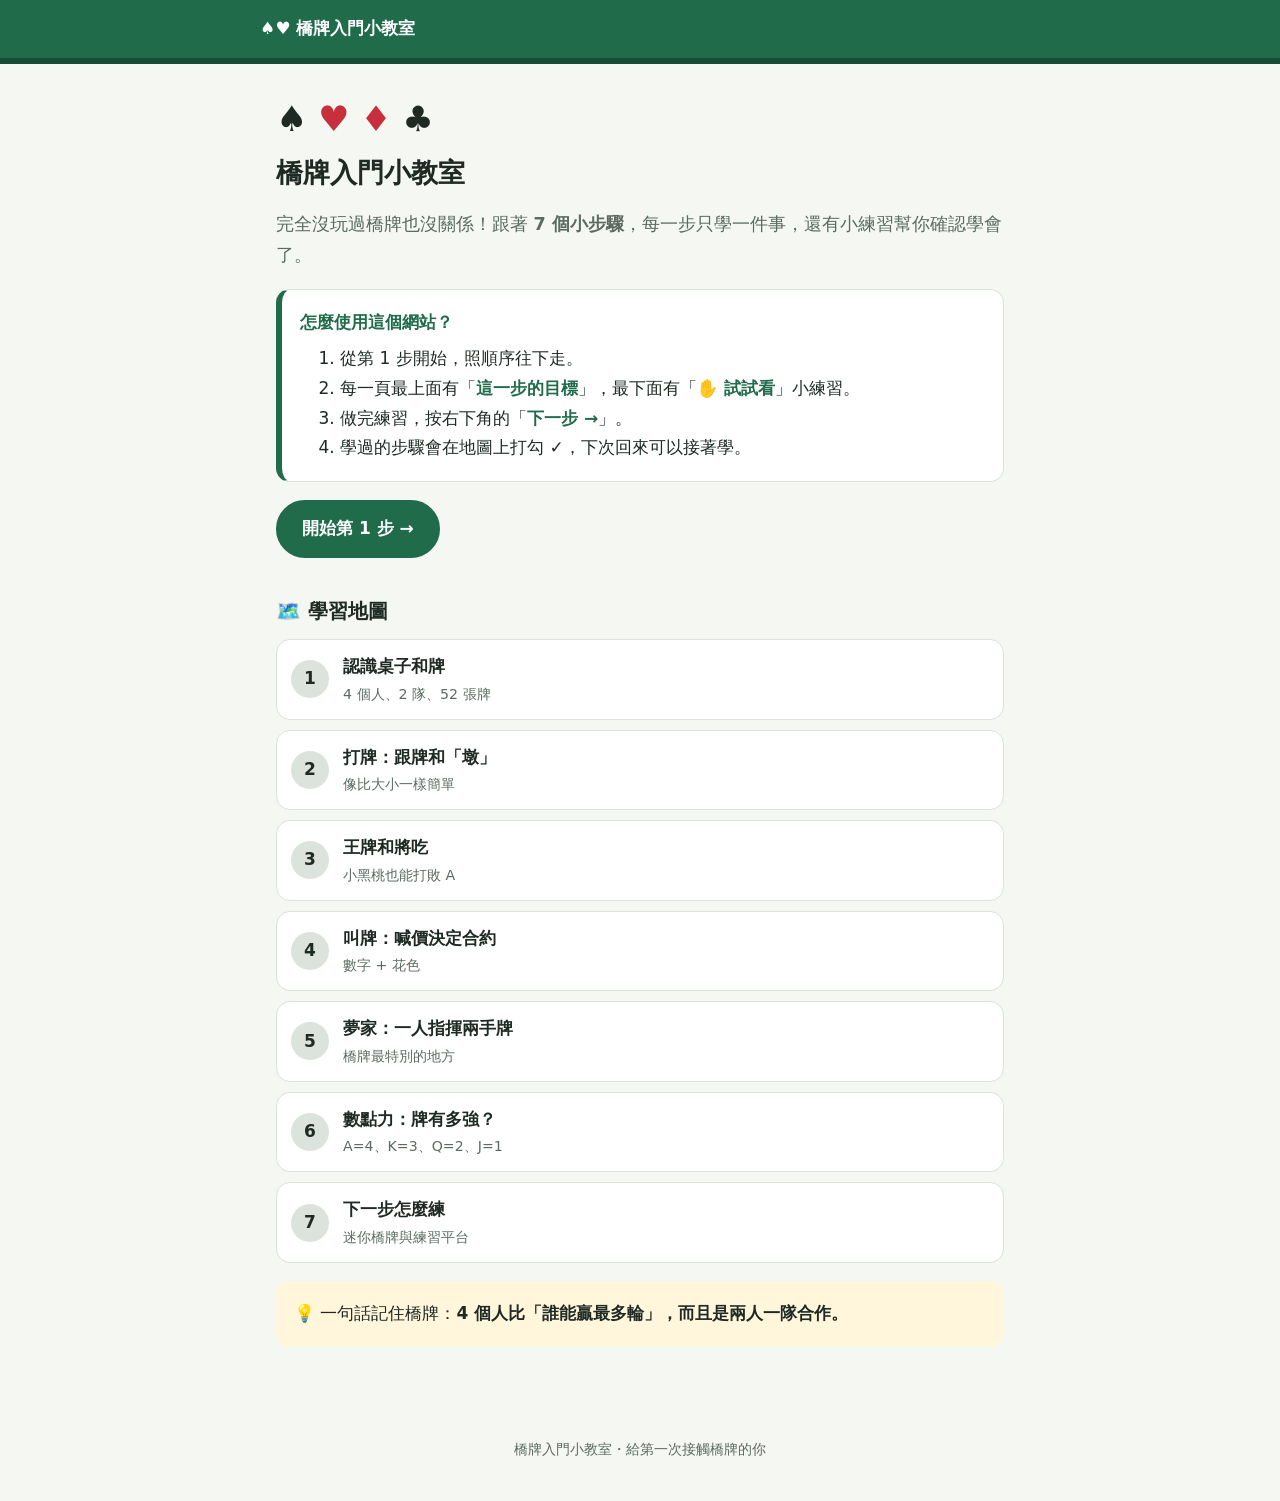
<file: index.html>
<!doctype html>
<html lang="zh-Hant">
<head>
<meta charset="utf-8">
<meta name="viewport" content="width=device-width, initial-scale=1">
<title>橋牌入門小教室</title>
<link rel="stylesheet" href="style.css">
<script src="app.js" defer></script>
</head>
<body data-step="0">
<header class="top"><div class="top-inner"><a href="index.html">♠♥ 橋牌入門小教室</a><span class="count"></span></div></header>
<div class="bar"><span style="width:0"></span></div>
<main>
<div class="hero-suits">♠<span class="red">♥</span><span class="red">♦</span>♣</div>
<h1>橋牌入門小教室</h1>
<p class="lead">完全沒玩過橋牌也沒關係！跟著 <b>7 個小步驟</b>，每一步只學一件事，還有小練習幫你確認學會了。</p>

<div class="card-box goal">
  <b>怎麼使用這個網站？</b>
  <ol style="margin:.4em 0 0">
    <li>從第 1 步開始，照順序往下走。</li>
    <li>每一頁最上面有「<b>這一步的目標</b>」，最下面有「<b>✋ 試試看</b>」小練習。</li>
    <li>做完練習，按右下角的「<b>下一步 →</b>」。</li>
    <li>學過的步驟會在地圖上打勾 ✓，下次回來可以接著學。</li>
  </ol>
</div>

<p><a class="btn primary" id="start" href="step1.html" style="display:inline-block;text-decoration:none;padding:12px 24px">開始第 1 步 →</a></p>

<h2>🗺️ 學習地圖</h2>
<ol class="map"></ol>

<div class="card-box tip">一句話記住橋牌：<b>4 個人比「誰能贏最多輪」，而且是兩人一隊合作。</b></div>

</main>
<footer>橋牌入門小教室・給第一次接觸橋牌的你</footer>
</body>
</html>
</file>
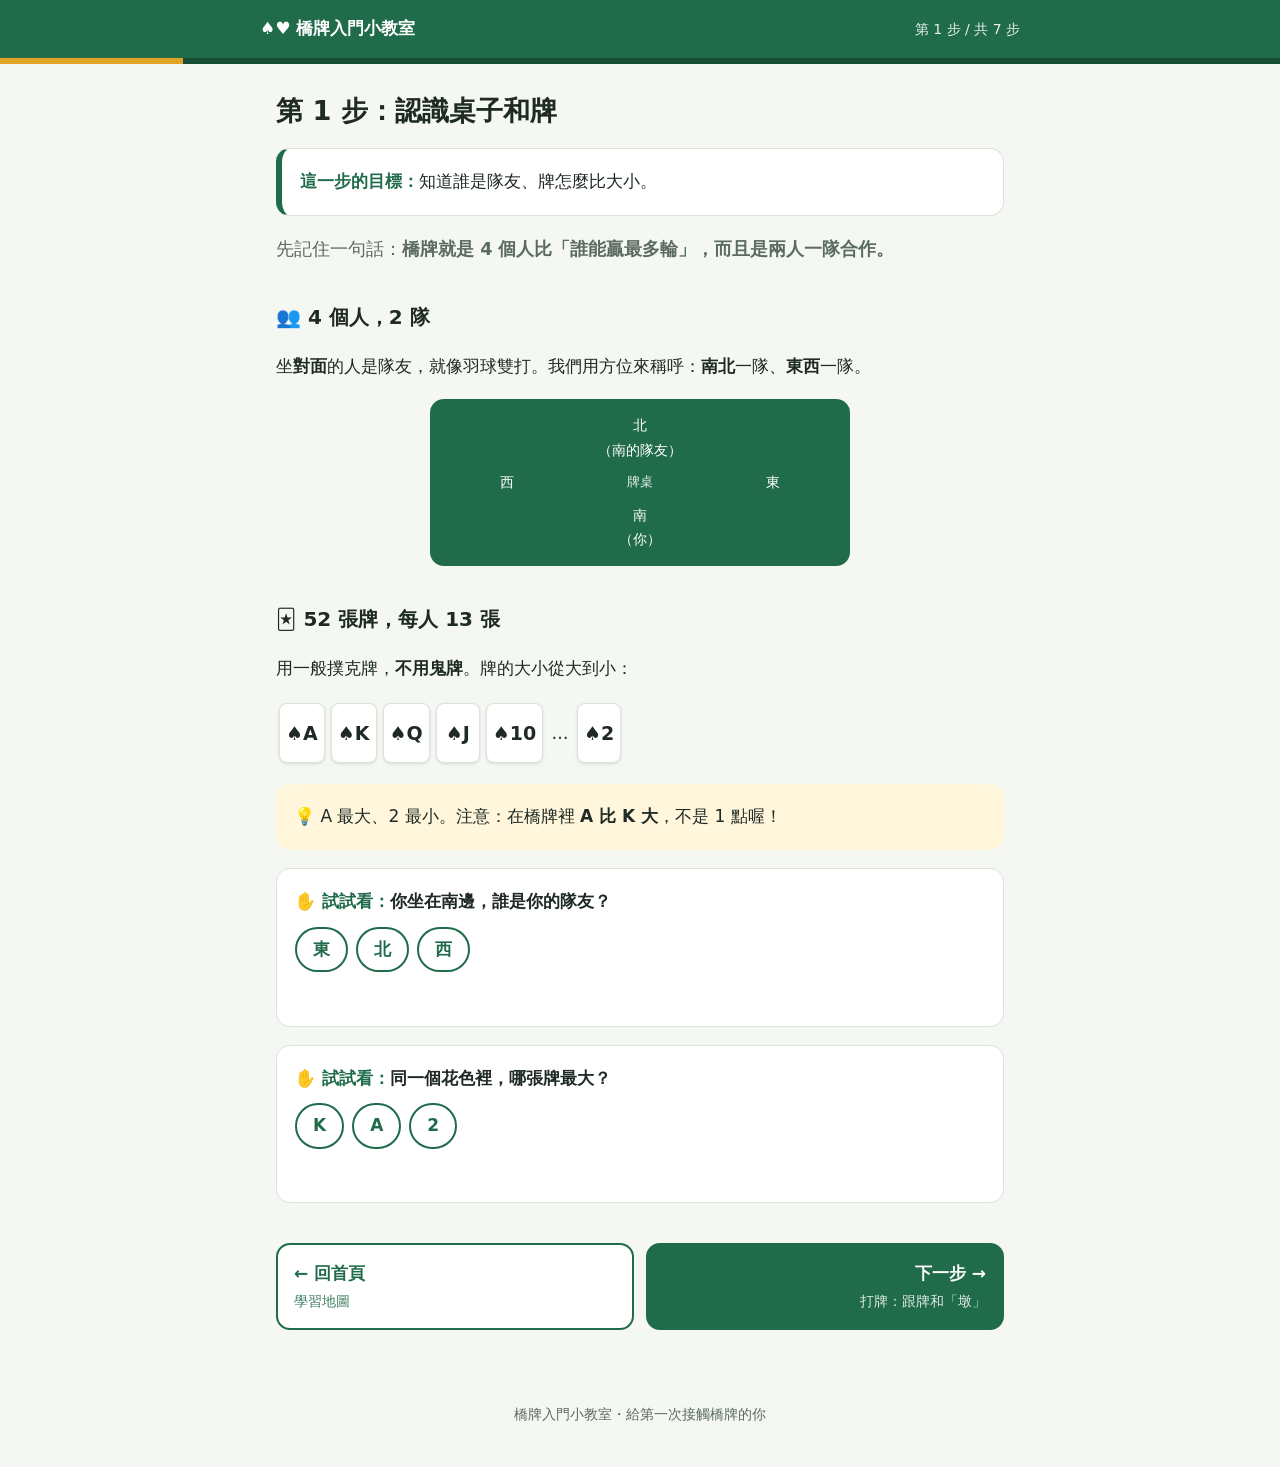
<file: step1.html>
<!doctype html>
<html lang="zh-Hant">
<head>
<meta charset="utf-8">
<meta name="viewport" content="width=device-width, initial-scale=1">
<title>認識桌子和牌｜橋牌入門小教室</title>
<link rel="stylesheet" href="style.css">
<script src="app.js" defer></script>
</head>
<body data-step="1">
<header class="top"><div class="top-inner"><a href="index.html">♠♥ 橋牌入門小教室</a><span class="count"></span></div></header>
<div class="bar"><span style="width:0"></span></div>
<main>
<h1>第 1 步：認識桌子和牌</h1>
<div class="card-box goal"><b>這一步的目標：</b>知道誰是隊友、牌怎麼比大小。</div>
<p class="lead">先記住一句話：<b>橋牌就是 4 個人比「誰能贏最多輪」，而且是兩人一隊合作。</b></p>

<h2>👥 4 個人，2 隊</h2>
<p>坐<b>對面</b>的人是隊友，就像羽球雙打。我們用方位來稱呼：<b>南北</b>一隊、<b>東西</b>一隊。</p>
<div class="felt">
  <div class="seat n">北<br>（南的隊友）</div><div class="seat w">西</div>
  <div class="center">牌桌</div><div class="seat e">東</div><div class="seat s">南<br>（你）</div>
</div>

<h2>🃏 52 張牌，每人 13 張</h2>
<p>用一般撲克牌，<b>不用鬼牌</b>。牌的大小從大到小：</p>
<p><span class="pc black">♠A</span><span class="pc black">♠K</span><span class="pc black">♠Q</span><span class="pc black">♠J</span><span class="pc black">♠10</span> … <span class="pc black">♠2</span></p>
<div class="card-box tip">A 最大、2 最小。注意：在橋牌裡 <b>A 比 K 大</b>，不是 1 點喔！</div>

<div class="quiz card-box" data-answer="n" data-explain="北坐在你對面，所以是你的隊友。">
  <h3>你坐在南邊，誰是你的隊友？</h3>
  <div class="options">
    <button data-v="e" data-hint="東坐在你旁邊，是對手。">東</button>
    <button data-v="n">北</button>
    <button data-v="w" data-hint="西坐在你旁邊，是對手。">西</button>
  </div>
  <div class="feedback"></div>
</div>

<div class="quiz card-box" data-answer="a" data-explain="A 是最大的牌。">
  <h3>同一個花色裡，哪張牌最大？</h3>
  <div class="options">
    <button data-v="k" data-hint="K 很大，但還有比它更大的。">K</button>
    <button data-v="a">A</button>
    <button data-v="2" data-hint="2 是最小的喔！">2</button>
  </div>
  <div class="feedback"></div>
</div>

<nav class="stepnav"></nav>
</main>
<footer>橋牌入門小教室・給第一次接觸橋牌的你</footer>
</body>
</html>
</file>
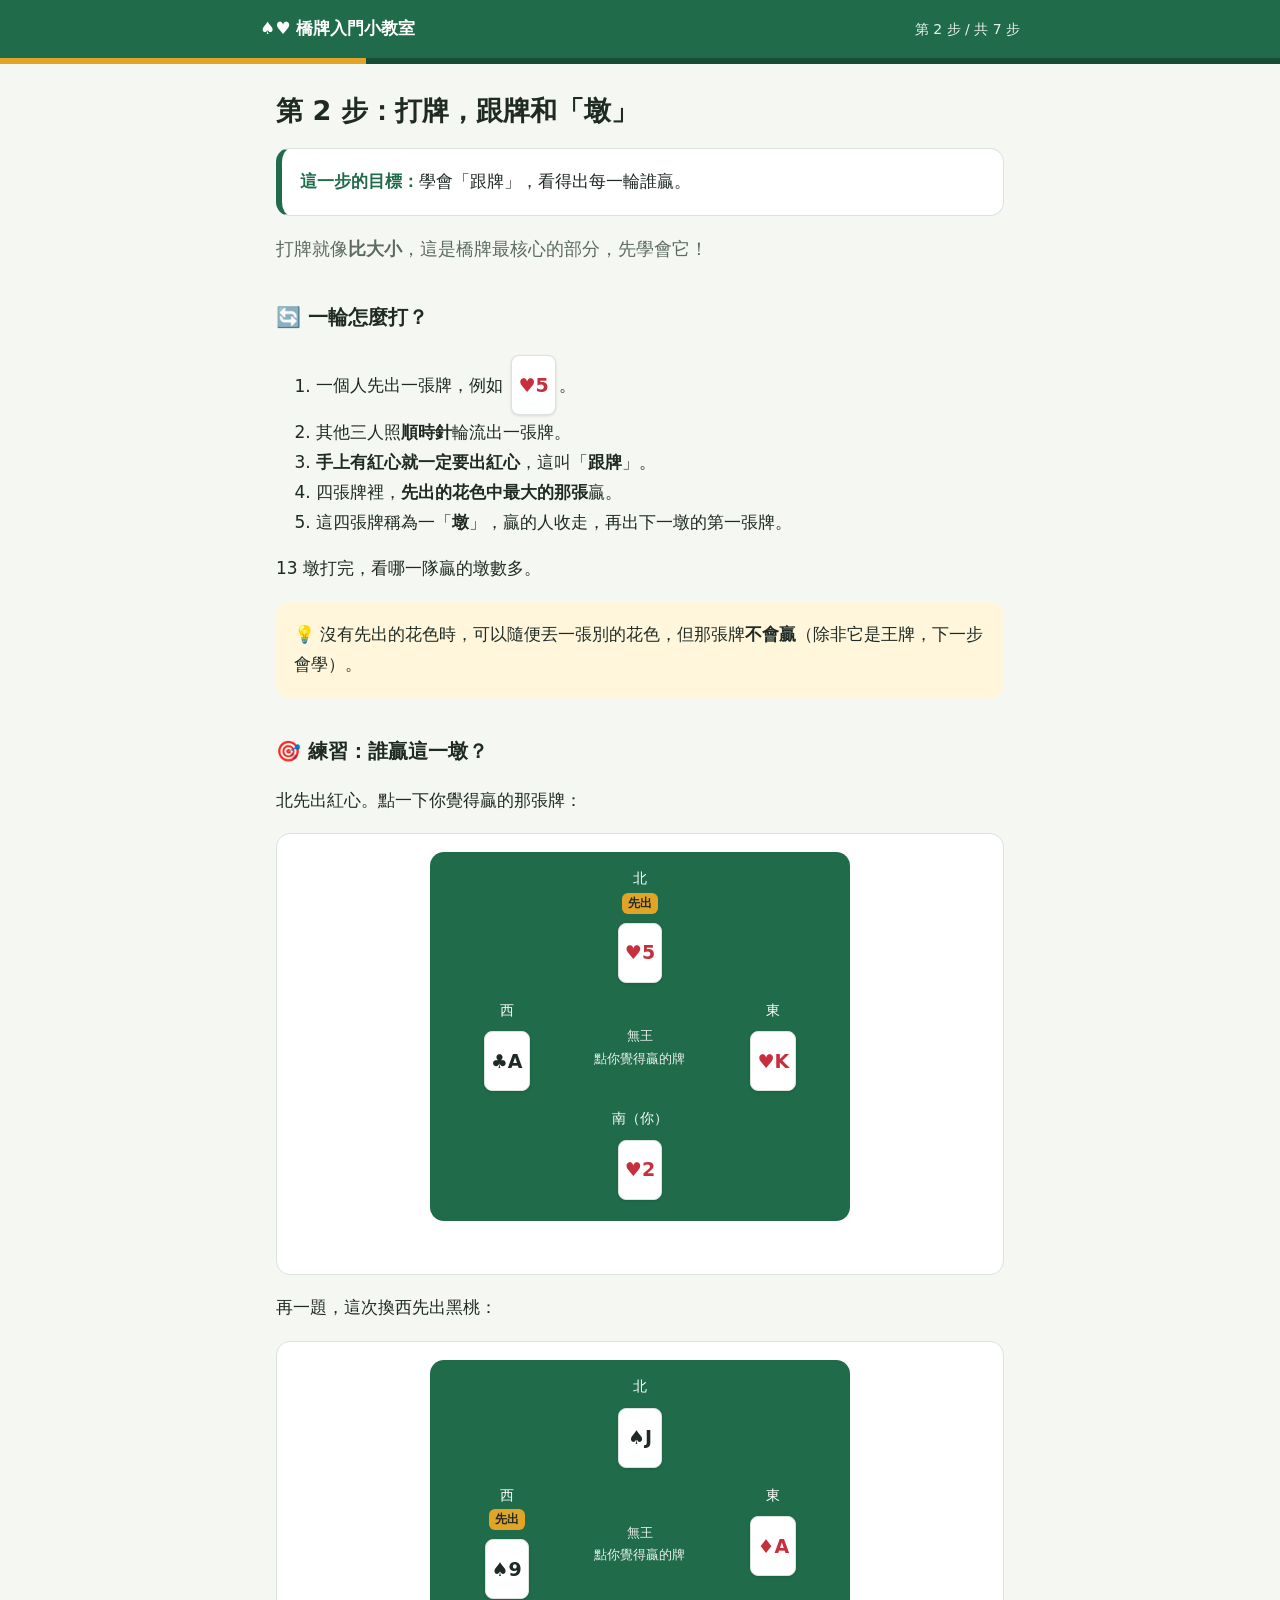
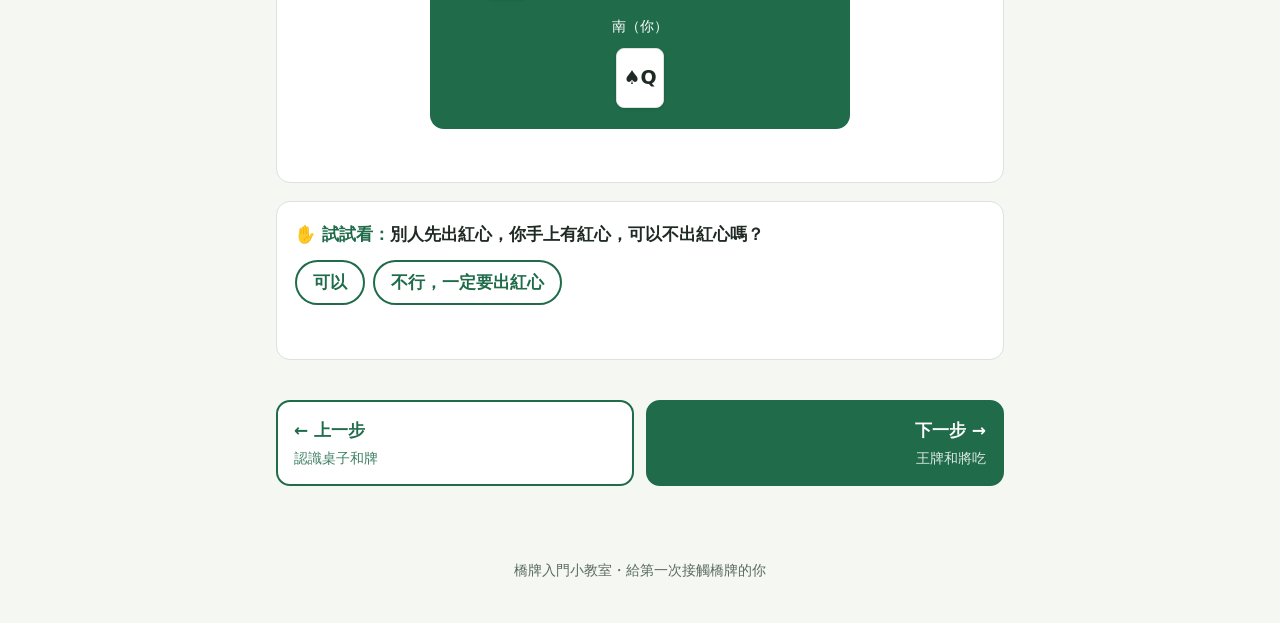
<file: step2.html>
<!doctype html>
<html lang="zh-Hant">
<head>
<meta charset="utf-8">
<meta name="viewport" content="width=device-width, initial-scale=1">
<title>打牌：跟牌和墩｜橋牌入門小教室</title>
<link rel="stylesheet" href="style.css">
<script src="app.js" defer></script>
</head>
<body data-step="2">
<header class="top"><div class="top-inner"><a href="index.html">♠♥ 橋牌入門小教室</a><span class="count"></span></div></header>
<div class="bar"><span style="width:0"></span></div>
<main>
<h1>第 2 步：打牌，跟牌和「墩」</h1>
<div class="card-box goal"><b>這一步的目標：</b>學會「跟牌」，看得出每一輪誰贏。</div>
<p class="lead">打牌就像<b>比大小</b>，這是橋牌最核心的部分，先學會它！</p>

<h2>🔄 一輪怎麼打？</h2>
<ol>
  <li>一個人先出一張牌，例如 <span class="pc red">♥5</span>。</li>
  <li>其他三人照<b>順時針</b>輪流出一張牌。</li>
  <li><b>手上有紅心就一定要出紅心</b>，這叫「<b>跟牌</b>」。</li>
  <li>四張牌裡，<b>先出的花色中最大的那張</b>贏。</li>
  <li>這四張牌稱為一「<b>墩</b>」，贏的人收走，再出下一墩的第一張牌。</li>
</ol>
<p>13 墩打完，看哪一隊贏的墩數多。</p>
<div class="card-box tip">沒有先出的花色時，可以隨便丟一張別的花色，但那張牌<b>不會贏</b>（除非它是王牌，下一步會學）。</div>

<h2>🎯 練習：誰贏這一墩？</h2>
<p>北先出紅心。點一下你覺得贏的那張牌：</p>
<div class="trick card-box" data-lead="N" data-cards="N:♥5,E:♥K,S:♥2,W:♣A" data-explain="東的 ♥K 是紅心裡最大的。西的 ♣A 雖然是 A，但不是紅心，所以贏不了。" data-hint="提示：只有紅心才能比大小喔！"></div>

<p>再一題，這次換西先出黑桃：</p>
<div class="trick card-box" data-lead="W" data-cards="W:♠9,N:♠J,E:♦A,S:♠Q" data-explain="南的 ♠Q 是黑桃裡最大的，東的 ♦A 是別的花色，不算。" data-hint="提示：先出的是黑桃，看黑桃誰最大。"></div>

<div class="quiz card-box" data-answer="yes" data-explain="有紅心就必須跟紅心，這是橋牌最重要的規則。">
  <h3>別人先出紅心，你手上有紅心，可以不出紅心嗎？</h3>
  <div class="options">
    <button data-v="no" data-hint="手上有的話，就一定要跟。">可以</button>
    <button data-v="yes">不行，一定要出紅心</button>
  </div>
  <div class="feedback"></div>
</div>

<nav class="stepnav"></nav>
</main>
<footer>橋牌入門小教室・給第一次接觸橋牌的你</footer>
</body>
</html>
</file>
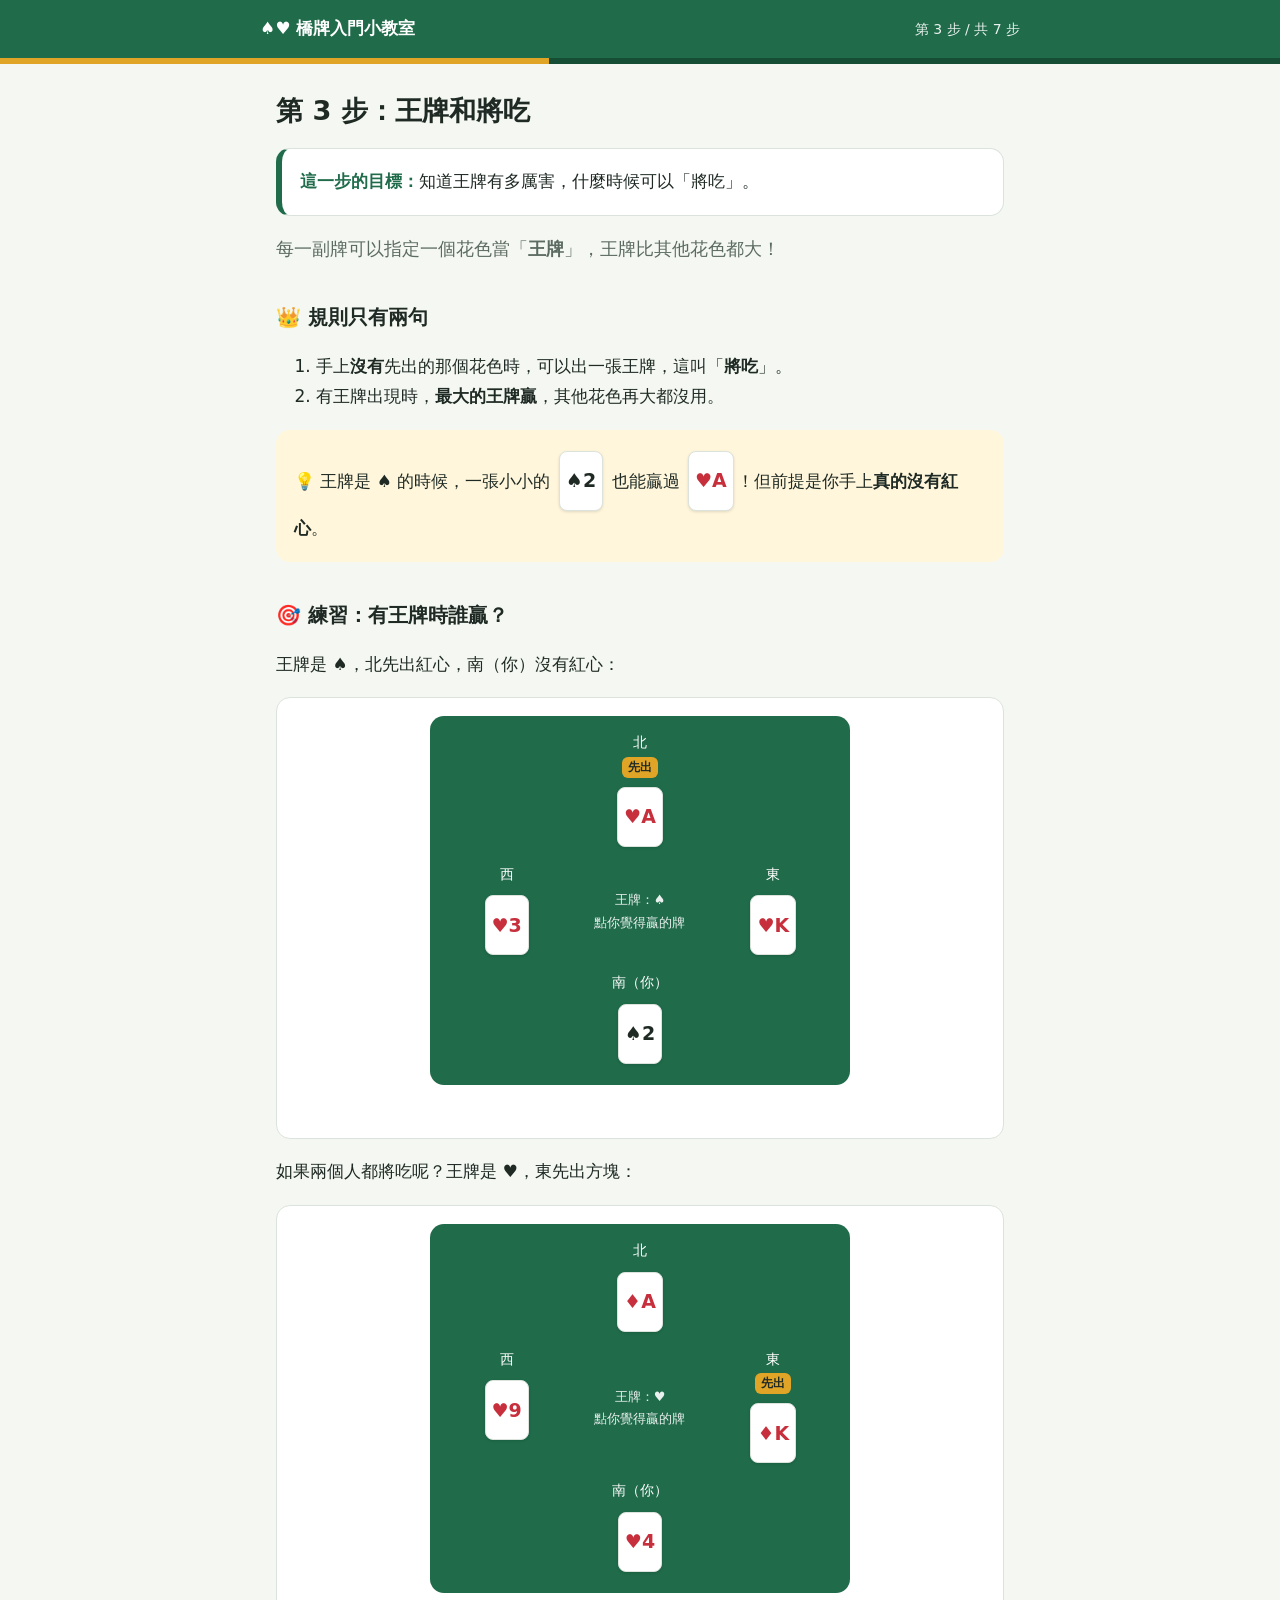
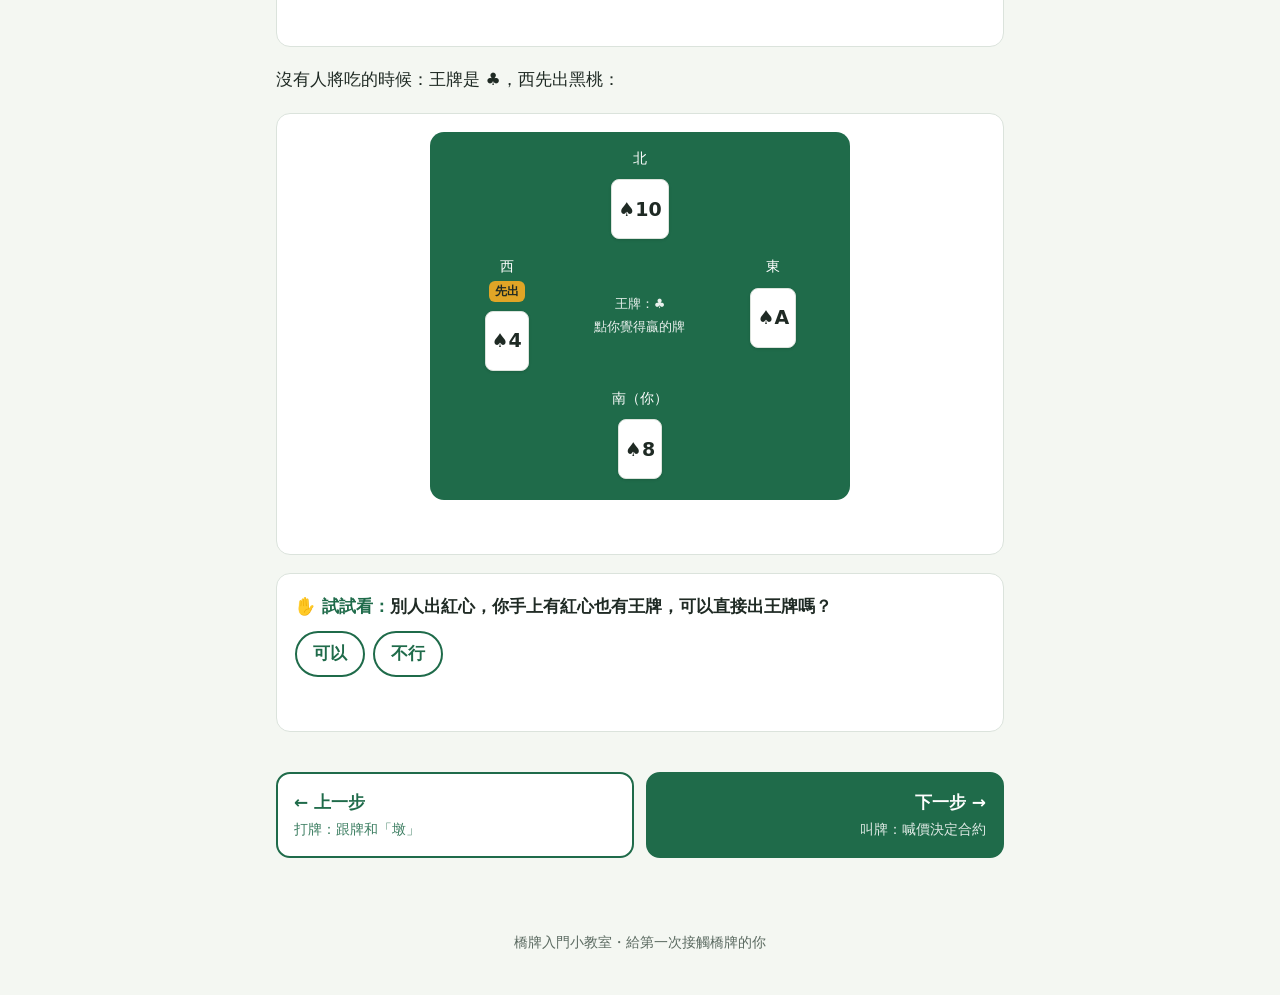
<file: step3.html>
<!doctype html>
<html lang="zh-Hant">
<head>
<meta charset="utf-8">
<meta name="viewport" content="width=device-width, initial-scale=1">
<title>王牌和將吃｜橋牌入門小教室</title>
<link rel="stylesheet" href="style.css">
<script src="app.js" defer></script>
</head>
<body data-step="3">
<header class="top"><div class="top-inner"><a href="index.html">♠♥ 橋牌入門小教室</a><span class="count"></span></div></header>
<div class="bar"><span style="width:0"></span></div>
<main>
<h1>第 3 步：王牌和將吃</h1>
<div class="card-box goal"><b>這一步的目標：</b>知道王牌有多厲害，什麼時候可以「將吃」。</div>
<p class="lead">每一副牌可以指定一個花色當「<b>王牌</b>」，王牌比其他花色都大！</p>

<h2>👑 規則只有兩句</h2>
<ol>
  <li>手上<b>沒有</b>先出的那個花色時，可以出一張王牌，這叫「<b>將吃</b>」。</li>
  <li>有王牌出現時，<b>最大的王牌贏</b>，其他花色再大都沒用。</li>
</ol>
<div class="card-box tip">王牌是 ♠ 的時候，一張小小的 <span class="pc black">♠2</span> 也能贏過 <span class="pc red">♥A</span>！但前提是你手上<b>真的沒有紅心</b>。</div>

<h2>🎯 練習：有王牌時誰贏？</h2>
<p>王牌是 ♠，北先出紅心，南（你）沒有紅心：</p>
<div class="trick card-box" data-lead="N" data-trump="♠" data-cards="N:♥A,E:♥K,S:♠2,W:♥3" data-explain="南用 ♠2 將吃！王牌比所有紅心都大。"></div>

<p>如果兩個人都將吃呢？王牌是 ♥，東先出方塊：</p>
<div class="trick card-box" data-lead="E" data-trump="♥" data-cards="E:♦K,S:♥4,W:♥9,N:♦A" data-explain="南和西都出了王牌，比王牌大小，♥9 比 ♥4 大，所以西贏。" data-hint="提示：兩個人都出王牌時，比王牌的大小。"></div>

<p>沒有人將吃的時候：王牌是 ♣，西先出黑桃：</p>
<div class="trick card-box" data-lead="W" data-trump="♣" data-cards="W:♠4,N:♠10,E:♠A,S:♠8" data-explain="大家都有黑桃、沒有人出王牌，所以照平常比大小，♠A 贏。"></div>

<div class="quiz card-box" data-answer="no" data-explain="有先出的花色就要跟牌，不能將吃。">
  <h3>別人出紅心，你手上有紅心也有王牌，可以直接出王牌嗎？</h3>
  <div class="options">
    <button data-v="yes" data-hint="記得第 2 步：有的話一定要跟牌。">可以</button>
    <button data-v="no">不行</button>
  </div>
  <div class="feedback"></div>
</div>

<nav class="stepnav"></nav>
</main>
<footer>橋牌入門小教室・給第一次接觸橋牌的你</footer>
</body>
</html>
</file>
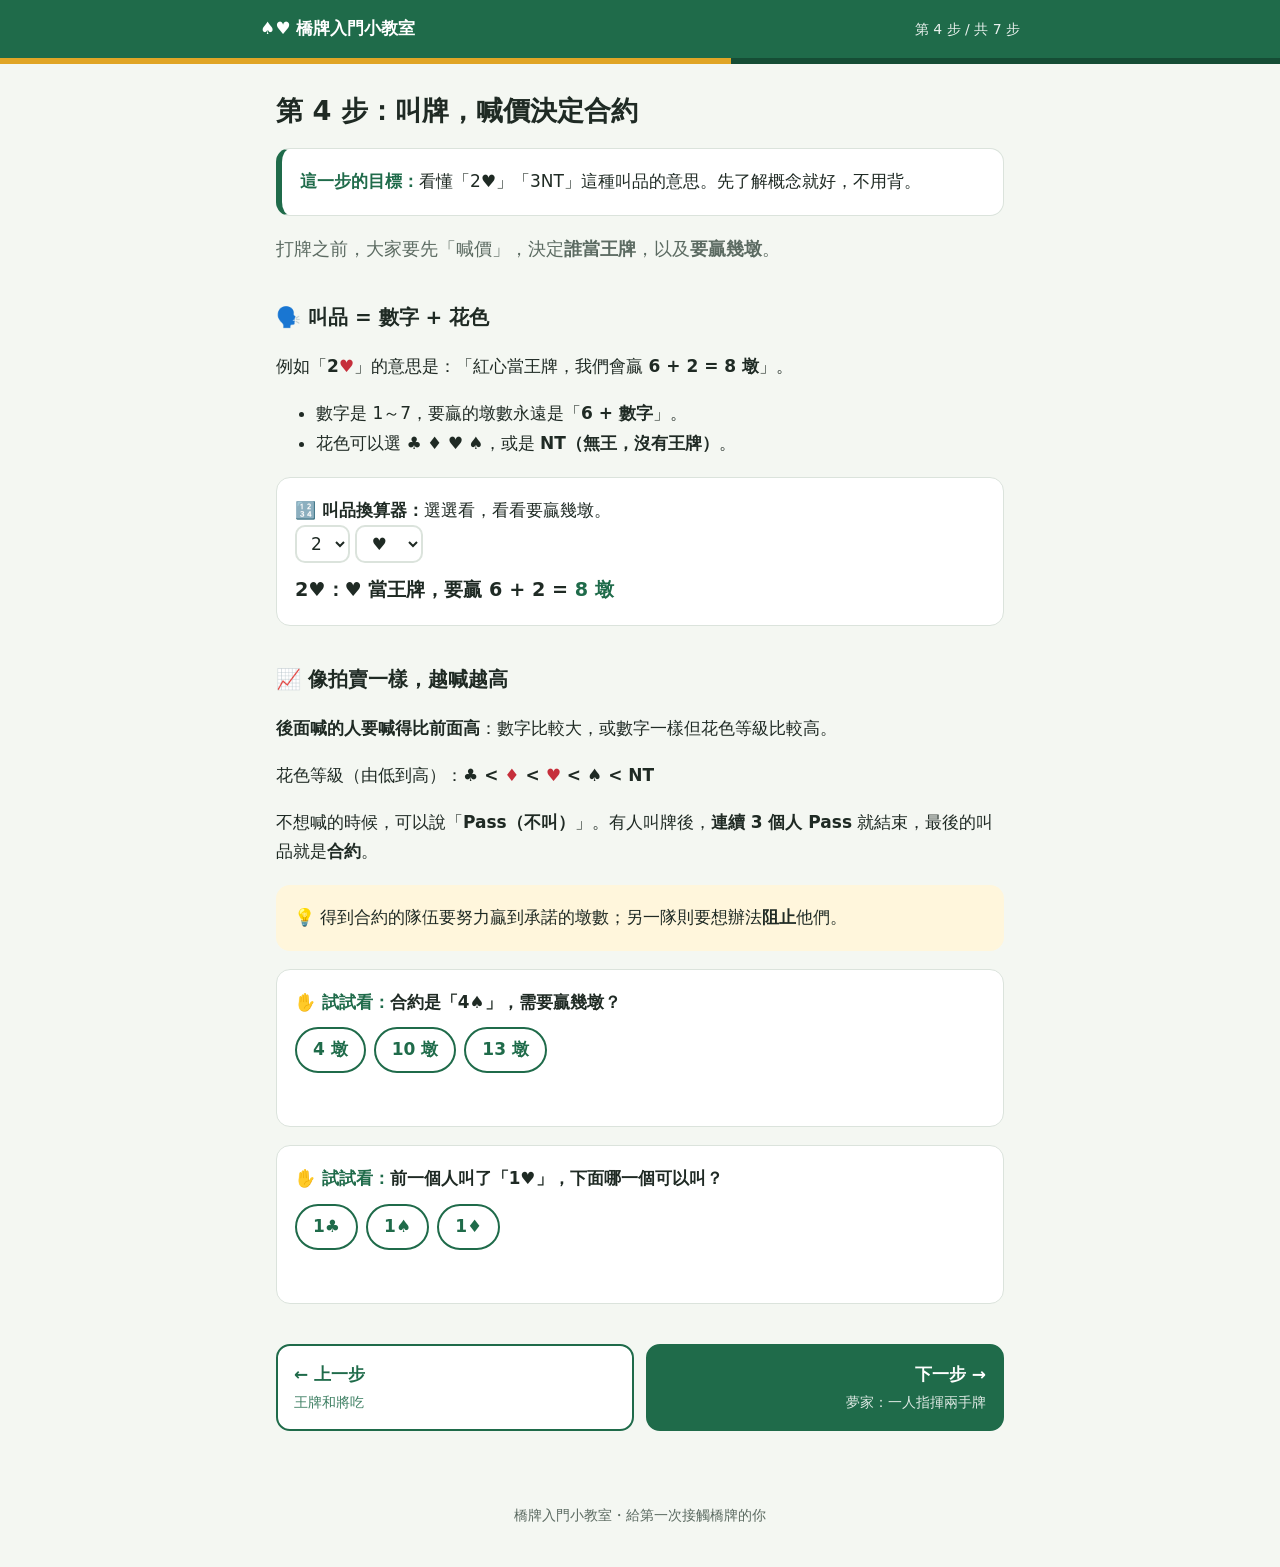
<file: step4.html>
<!doctype html>
<html lang="zh-Hant">
<head>
<meta charset="utf-8">
<meta name="viewport" content="width=device-width, initial-scale=1">
<title>叫牌：喊價決定合約｜橋牌入門小教室</title>
<link rel="stylesheet" href="style.css">
<script src="app.js" defer></script>
</head>
<body data-step="4">
<header class="top"><div class="top-inner"><a href="index.html">♠♥ 橋牌入門小教室</a><span class="count"></span></div></header>
<div class="bar"><span style="width:0"></span></div>
<main>
<h1>第 4 步：叫牌，喊價決定合約</h1>
<div class="card-box goal"><b>這一步的目標：</b>看懂「2♥」「3NT」這種叫品的意思。先了解概念就好，不用背。</div>
<p class="lead">打牌之前，大家要先「喊價」，決定<b>誰當王牌</b>，以及<b>要贏幾墩</b>。</p>

<h2>🗣️ 叫品 = 數字 + 花色</h2>
<p>例如「<b>2<span class="red">♥</span></b>」的意思是：「紅心當王牌，我們會贏 <b>6 + 2 = 8 墩</b>」。</p>
<ul>
  <li>數字是 1～7，要贏的墩數永遠是「<b>6 + 數字</b>」。</li>
  <li>花色可以選 ♣ ♦ ♥ ♠，或是 <b>NT（無王，沒有王牌）</b>。</li>
</ul>

<div class="card-box" id="bidcalc">
  <b>🔢 叫品換算器：</b>選選看，看看要贏幾墩。<br>
  <select id="lv" aria-label="數字"><option>1</option><option selected>2</option><option>3</option><option>4</option><option>5</option><option>6</option><option>7</option></select>
  <select id="st" aria-label="花色"><option>♣</option><option>♦</option><option selected>♥</option><option>♠</option><option value="NT">NT</option></select>
  <div class="result-big"></div>
</div>

<h2>📈 像拍賣一樣，越喊越高</h2>
<p><b>後面喊的人要喊得比前面高</b>：數字比較大，或數字一樣但花色等級比較高。</p>
<p>花色等級（由低到高）：<b>♣ &lt; <span class="red">♦</span> &lt; <span class="red">♥</span> &lt; ♠ &lt; NT</b></p>
<p>不想喊的時候，可以說「<b>Pass（不叫）</b>」。有人叫牌後，<b>連續 3 個人 Pass</b> 就結束，最後的叫品就是<b>合約</b>。</p>
<div class="card-box tip">得到合約的隊伍要努力贏到承諾的墩數；另一隊則要想辦法<b>阻止</b>他們。</div>

<div class="quiz card-box" data-answer="10" data-explain="6 + 4 = 10 墩。">
  <h3>合約是「4♠」，需要贏幾墩？</h3>
  <div class="options">
    <button data-v="4" data-hint="記得要加 6 喔！">4 墩</button>
    <button data-v="10">10 墩</button>
    <button data-v="13" data-hint="13 墩是全部，那是 7 階。">13 墩</button>
  </div>
  <div class="feedback"></div>
</div>

<div class="quiz card-box" data-answer="s" data-explain="1♥ 之後，同樣是 1，♠ 比 ♥ 高，所以可以叫 1♠。">
  <h3>前一個人叫了「1♥」，下面哪一個可以叫？</h3>
  <div class="options">
    <button data-v="c" data-hint="♣ 比 ♥ 低，數字一樣不能叫。">1♣</button>
    <button data-v="s">1♠</button>
    <button data-v="d" data-hint="♦ 比 ♥ 低，數字一樣不能叫。">1♦</button>
  </div>
  <div class="feedback"></div>
</div>

<nav class="stepnav"></nav>
</main>
<footer>橋牌入門小教室・給第一次接觸橋牌的你</footer>
</body>
</html>
</file>
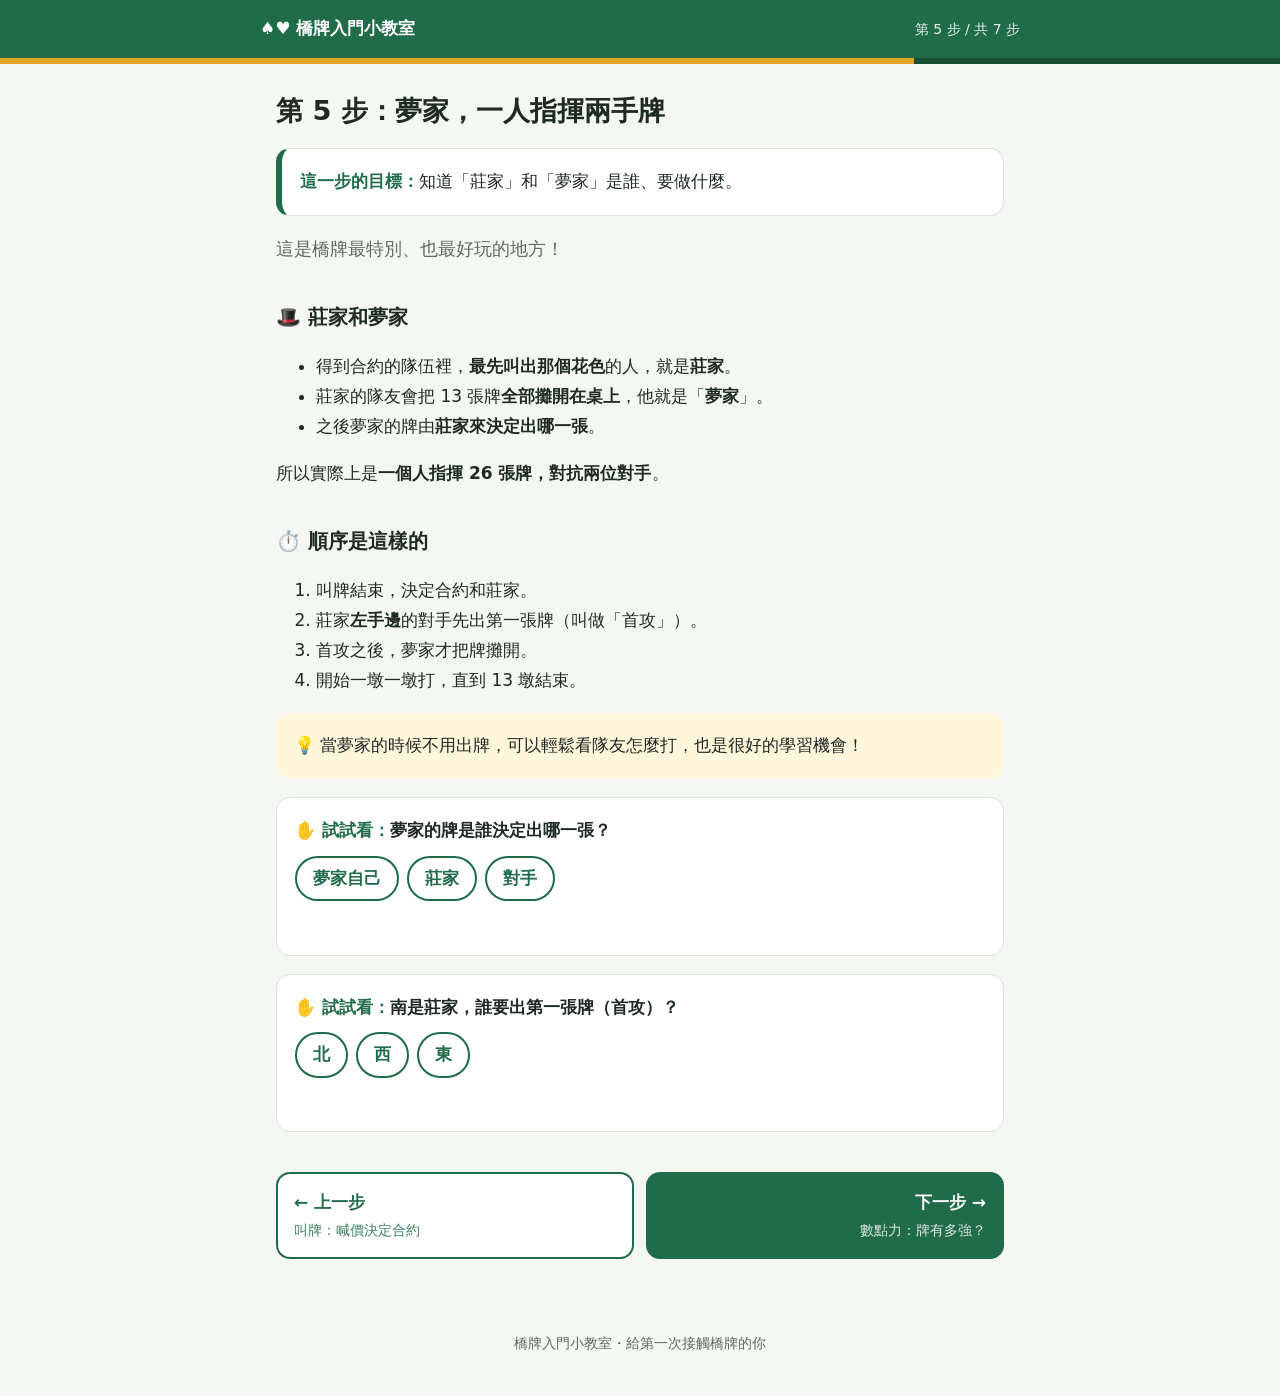
<file: step5.html>
<!doctype html>
<html lang="zh-Hant">
<head>
<meta charset="utf-8">
<meta name="viewport" content="width=device-width, initial-scale=1">
<title>夢家：一人指揮兩手牌｜橋牌入門小教室</title>
<link rel="stylesheet" href="style.css">
<script src="app.js" defer></script>
</head>
<body data-step="5">
<header class="top"><div class="top-inner"><a href="index.html">♠♥ 橋牌入門小教室</a><span class="count"></span></div></header>
<div class="bar"><span style="width:0"></span></div>
<main>
<h1>第 5 步：夢家，一人指揮兩手牌</h1>
<div class="card-box goal"><b>這一步的目標：</b>知道「莊家」和「夢家」是誰、要做什麼。</div>
<p class="lead">這是橋牌最特別、也最好玩的地方！</p>

<h2>🎩 莊家和夢家</h2>
<ul>
  <li>得到合約的隊伍裡，<b>最先叫出那個花色</b>的人，就是<b>莊家</b>。</li>
  <li>莊家的隊友會把 13 張牌<b>全部攤開在桌上</b>，他就是「<b>夢家</b>」。</li>
  <li>之後夢家的牌由<b>莊家來決定出哪一張</b>。</li>
</ul>
<p>所以實際上是<b>一個人指揮 26 張牌，對抗兩位對手</b>。</p>

<h2>⏱️ 順序是這樣的</h2>
<ol>
  <li>叫牌結束，決定合約和莊家。</li>
  <li>莊家<b>左手邊</b>的對手先出第一張牌（叫做「首攻」）。</li>
  <li>首攻之後，夢家才把牌攤開。</li>
  <li>開始一墩一墩打，直到 13 墩結束。</li>
</ol>
<div class="card-box tip">當夢家的時候不用出牌，可以輕鬆看隊友怎麼打，也是很好的學習機會！</div>

<div class="quiz card-box" data-answer="d" data-explain="夢家的牌攤在桌上，由莊家決定出哪張。">
  <h3>夢家的牌是誰決定出哪一張？</h3>
  <div class="options">
    <button data-v="self" data-hint="夢家只負責攤牌，不能自己決定喔。">夢家自己</button>
    <button data-v="d">莊家</button>
    <button data-v="opp" data-hint="對手當然不能幫你出牌！">對手</button>
  </div>
  <div class="feedback"></div>
</div>

<div class="quiz card-box" data-answer="w" data-explain="首攻由莊家左手邊的人出，南的左手邊是西。">
  <h3>南是莊家，誰要出第一張牌（首攻）？</h3>
  <div class="options">
    <button data-v="n" data-hint="北是夢家，要攤牌。">北</button>
    <button data-v="w">西</button>
    <button data-v="e" data-hint="東在南的右手邊喔。">東</button>
  </div>
  <div class="feedback"></div>
</div>

<nav class="stepnav"></nav>
</main>
<footer>橋牌入門小教室・給第一次接觸橋牌的你</footer>
</body>
</html>
</file>
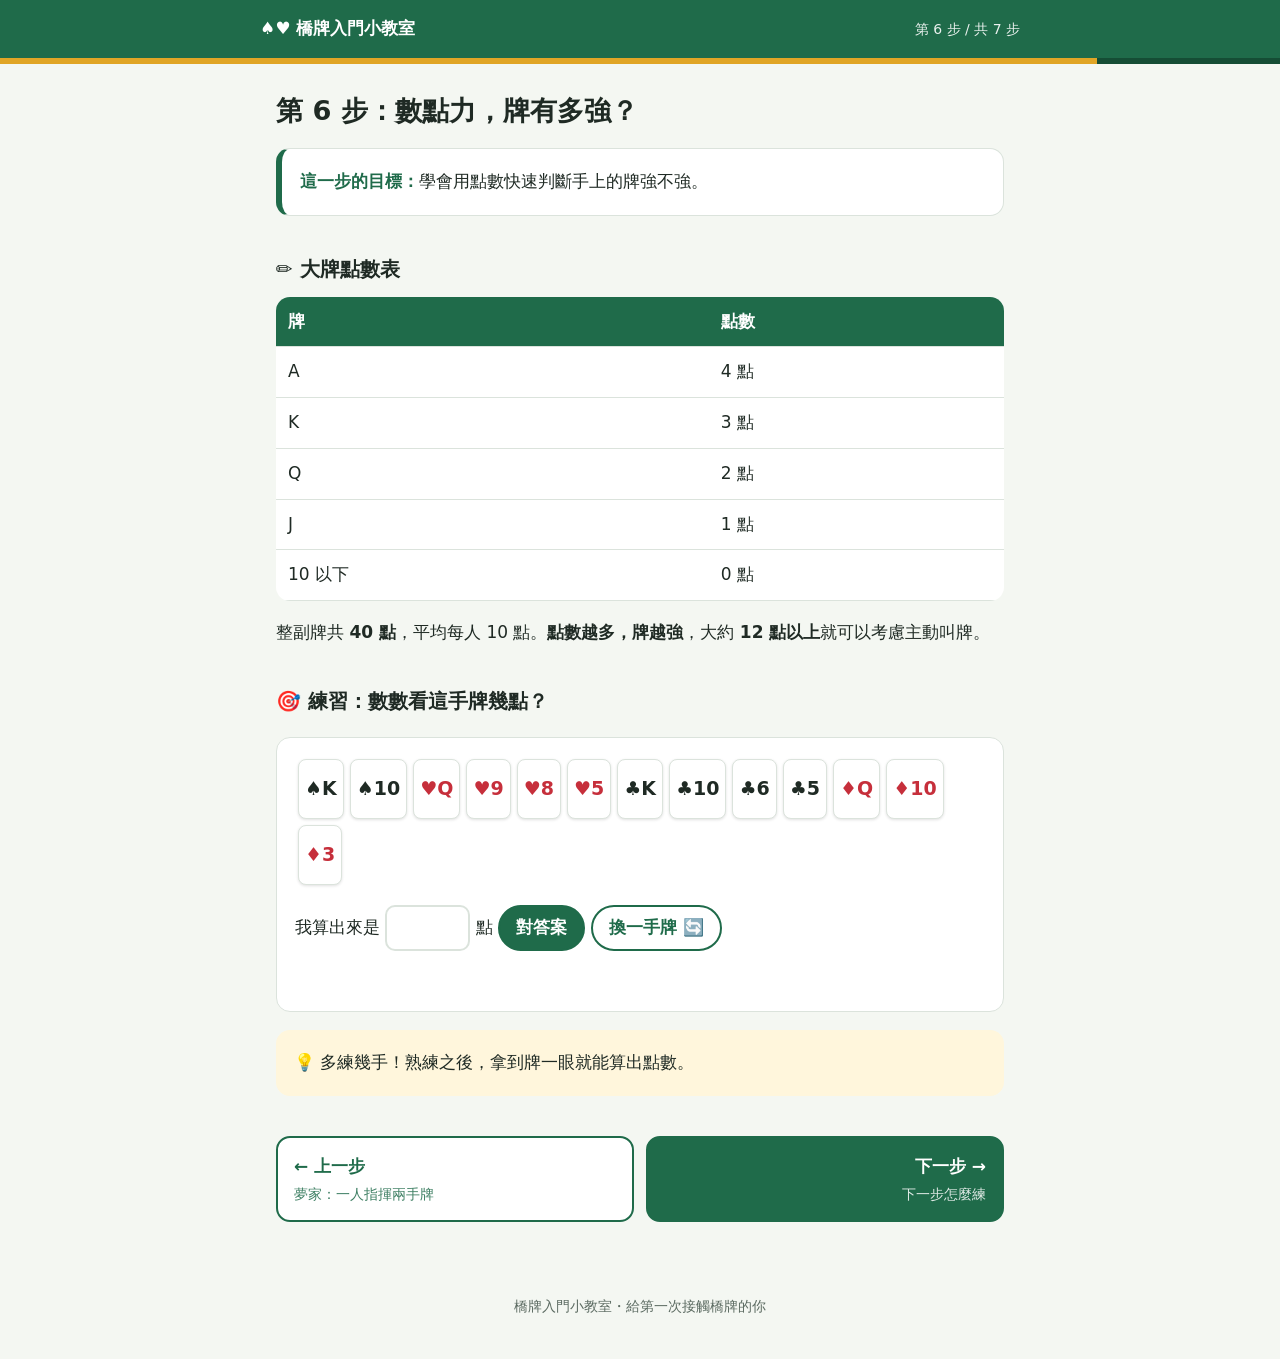
<file: step6.html>
<!doctype html>
<html lang="zh-Hant">
<head>
<meta charset="utf-8">
<meta name="viewport" content="width=device-width, initial-scale=1">
<title>數點力：牌有多強｜橋牌入門小教室</title>
<link rel="stylesheet" href="style.css">
<script src="app.js" defer></script>
</head>
<body data-step="6">
<header class="top"><div class="top-inner"><a href="index.html">♠♥ 橋牌入門小教室</a><span class="count"></span></div></header>
<div class="bar"><span style="width:0"></span></div>
<main>
<h1>第 6 步：數點力，牌有多強？</h1>
<div class="card-box goal"><b>這一步的目標：</b>學會用點數快速判斷手上的牌強不強。</div>

<h2>✏️ 大牌點數表</h2>
<table>
  <tr><th>牌</th><th>點數</th></tr>
  <tr><td>A</td><td>4 點</td></tr>
  <tr><td>K</td><td>3 點</td></tr>
  <tr><td>Q</td><td>2 點</td></tr>
  <tr><td>J</td><td>1 點</td></tr>
  <tr><td>10 以下</td><td>0 點</td></tr>
</table>
<p>整副牌共 <b>40 點</b>，平均每人 10 點。<b>點數越多，牌越強</b>，大約 <b>12 點以上</b>就可以考慮主動叫牌。</p>

<h2>🎯 練習：數數看這手牌幾點？</h2>
<div class="card-box" id="points">
  <div class="hand"></div>
  <p>
    <label>我算出來是 <input type="number" min="0" max="37" style="width:5em"> 點</label>
    <button class="btn primary" id="check" type="button">對答案</button>
    <button class="btn" id="redeal" type="button">換一手牌 🔄</button>
  </p>
  <div class="feedback"></div>
</div>
<div class="card-box tip">多練幾手！熟練之後，拿到牌一眼就能算出點數。</div>

<nav class="stepnav"></nav>
</main>
<footer>橋牌入門小教室・給第一次接觸橋牌的你</footer>
</body>
</html>
</file>
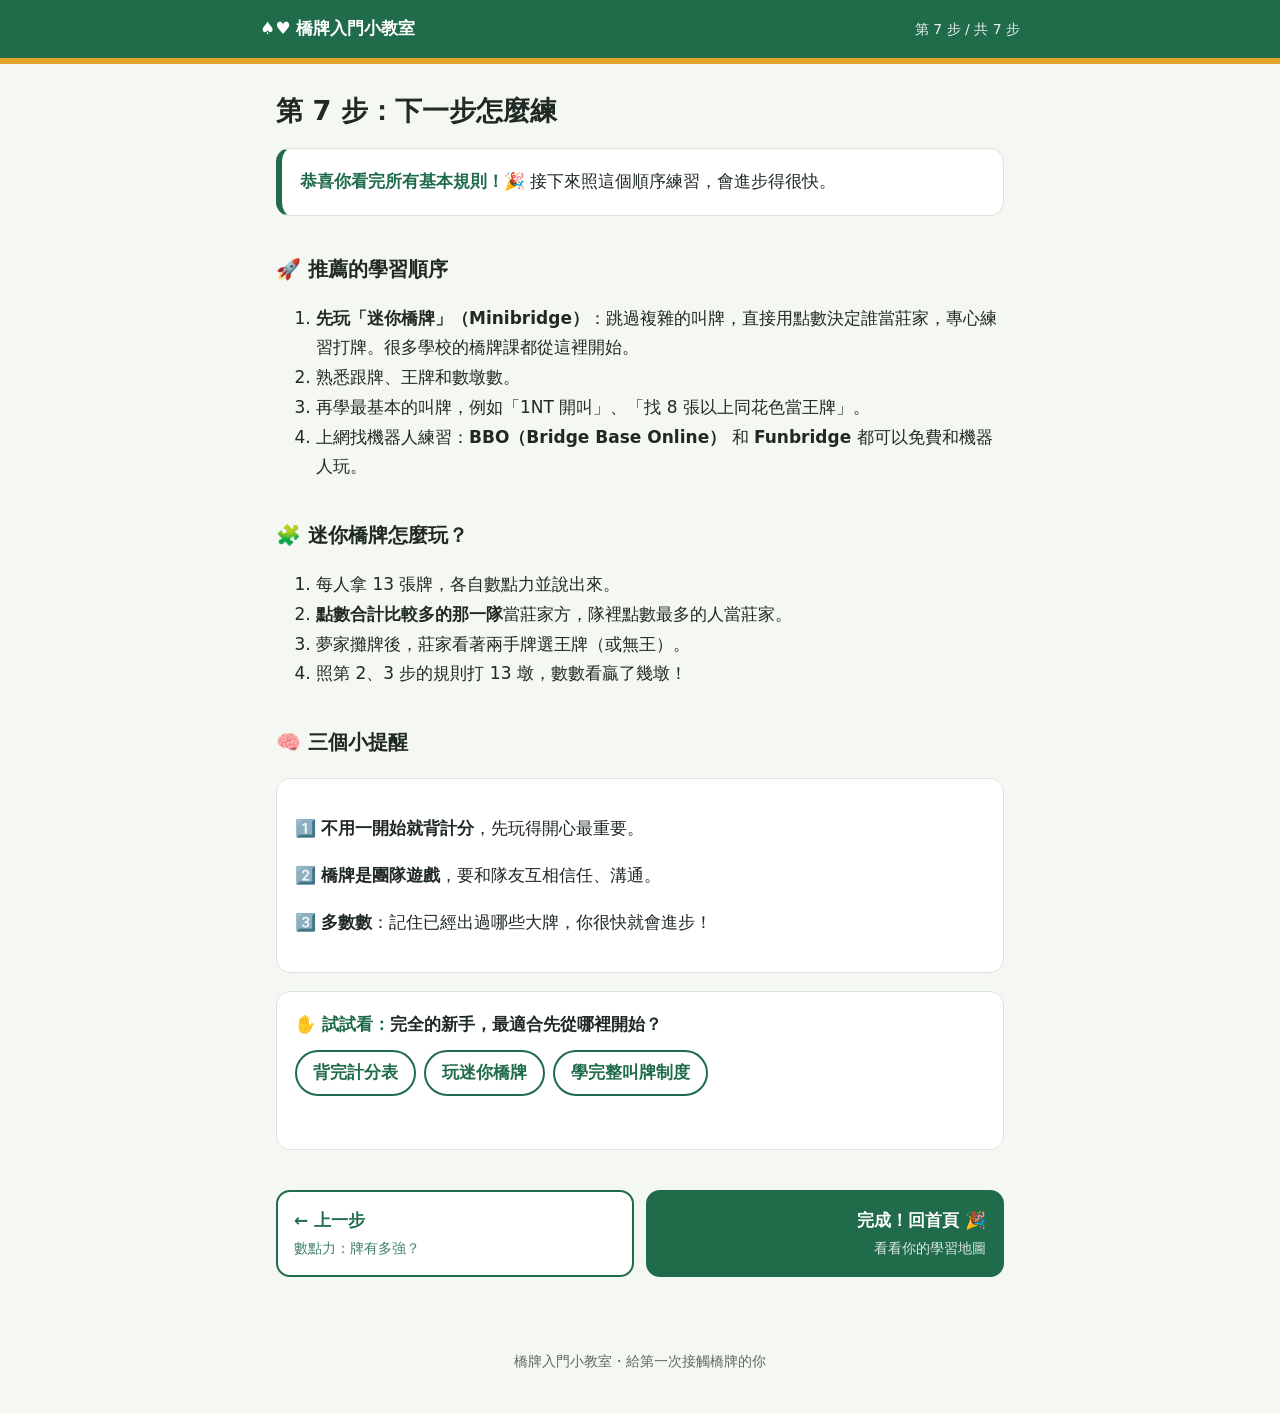
<file: step7.html>
<!doctype html>
<html lang="zh-Hant">
<head>
<meta charset="utf-8">
<meta name="viewport" content="width=device-width, initial-scale=1">
<title>下一步怎麼練｜橋牌入門小教室</title>
<link rel="stylesheet" href="style.css">
<script src="app.js" defer></script>
</head>
<body data-step="7">
<header class="top"><div class="top-inner"><a href="index.html">♠♥ 橋牌入門小教室</a><span class="count"></span></div></header>
<div class="bar"><span style="width:0"></span></div>
<main>
<h1>第 7 步：下一步怎麼練</h1>
<div class="card-box goal"><b>恭喜你看完所有基本規則！🎉</b> 接下來照這個順序練習，會進步得很快。</div>

<h2>🚀 推薦的學習順序</h2>
<ol>
  <li><b>先玩「迷你橋牌」（Minibridge）</b>：跳過複雜的叫牌，直接用點數決定誰當莊家，專心練習打牌。很多學校的橋牌課都從這裡開始。</li>
  <li>熟悉跟牌、王牌和數墩數。</li>
  <li>再學最基本的叫牌，例如「1NT 開叫」、「找 8 張以上同花色當王牌」。</li>
  <li>上網找機器人練習：<b>BBO（Bridge Base Online）</b> 和 <b>Funbridge</b> 都可以免費和機器人玩。</li>
</ol>

<h2>🧩 迷你橋牌怎麼玩？</h2>
<ol>
  <li>每人拿 13 張牌，各自數點力並說出來。</li>
  <li><b>點數合計比較多的那一隊</b>當莊家方，隊裡點數最多的人當莊家。</li>
  <li>夢家攤牌後，莊家看著兩手牌選王牌（或無王）。</li>
  <li>照第 2、3 步的規則打 13 墩，數數看贏了幾墩！</li>
</ol>

<h2>🧠 三個小提醒</h2>
<div class="card-box">
  <p>1️⃣ <b>不用一開始就背計分</b>，先玩得開心最重要。</p>
  <p>2️⃣ <b>橋牌是團隊遊戲</b>，要和隊友互相信任、溝通。</p>
  <p>3️⃣ <b>多數數</b>：記住已經出過哪些大牌，你很快就會進步！</p>
</div>

<div class="quiz card-box" data-answer="mini" data-explain="迷你橋牌讓你先專心學打牌，最適合初學者。">
  <h3>完全的新手，最適合先從哪裡開始？</h3>
  <div class="options">
    <button data-v="score" data-hint="計分可以晚一點再學。">背完計分表</button>
    <button data-v="mini">玩迷你橋牌</button>
    <button data-v="system" data-hint="叫牌制度比較難，等熟悉打牌再學。">學完整叫牌制度</button>
  </div>
  <div class="feedback"></div>
</div>

<nav class="stepnav"></nav>
</main>
<footer>橋牌入門小教室・給第一次接觸橋牌的你</footer>
</body>
</html>
</file>
<file: style.css>
:root {
  --bg: #f4f7f2;
  --paper: #ffffff;
  --ink: #1f2a24;
  --muted: #5c6b62;
  --felt: #1f6b4a;
  --felt-dark: #154d35;
  --accent: #e0a526;
  --red: #c62f3b;
  --black: #1f2a24;
  --ok: #2c8a4f;
  --bad: #c62f3b;
  --line: #dbe3dc;
  --tip: #fff6dc;
  --radius: 14px;
}
@media (prefers-color-scheme: dark) {
  :root {
    --bg: #111814;
    --paper: #1a241e;
    --ink: #e8efe9;
    --muted: #a3b2a8;
    --felt: #2f8a62;
    --felt-dark: #1d5c40;
    --red: #ff6b74;
    --black: #e8efe9;
    --line: #2c3a31;
    --tip: #2d2a1a;
    --ok: #5fd08a;
    --bad: #ff6b74;
  }
}
* { box-sizing: border-box; }
html { -webkit-text-size-adjust: 100%; }
body {
  margin: 0;
  background: var(--bg);
  color: var(--ink);
  font-family: "Noto Sans TC", "Microsoft JhengHei", "PingFang TC", system-ui, sans-serif;
  font-size: 17px;
  line-height: 1.75;
}
a { color: var(--felt); }
.top {
  background: var(--felt);
  color: #fff;
  padding: 14px 16px;
}
.top-inner { max-width: 760px; margin: 0 auto; display: flex; align-items: center; justify-content: space-between; gap: 12px; }
.top a { color: #fff; text-decoration: none; font-weight: 700; }
.top .count { font-size: 14px; opacity: .9; }
.bar { height: 6px; background: var(--felt-dark); }
.bar > span { display: block; height: 100%; background: var(--accent); transition: width .4s; }
main { max-width: 760px; margin: 0 auto; padding: 24px 16px 48px; }
h1 { font-size: 1.7rem; line-height: 1.35; margin: .2em 0 .4em; }
h2 { font-size: 1.25rem; margin: 1.8em 0 .5em; }
.lead { font-size: 1.1rem; color: var(--muted); }
.card-box {
  background: var(--paper);
  border: 1px solid var(--line);
  border-radius: var(--radius);
  padding: 18px;
  margin: 18px 0;
}
.goal { border-left: 6px solid var(--felt); }
.goal b { color: var(--felt); }
.tip { background: var(--tip); border: none; }
.tip::before { content: "💡 "; }
table { border-collapse: collapse; width: 100%; background: var(--paper); border-radius: var(--radius); overflow: hidden; }
th, td { border-bottom: 1px solid var(--line); padding: 10px 12px; text-align: left; }
th { background: var(--felt); color: #fff; }

/* playing cards */
.pc {
  display: inline-flex; align-items: center; justify-content: center;
  min-width: 44px; height: 60px; padding: 0 6px;
  border-radius: 8px; border: 1px solid var(--line);
  background: #fff; font-weight: 700; font-size: 19px;
  box-shadow: 0 1px 3px rgba(0,0,0,.12);
  margin: 3px; white-space: nowrap;
}
.pc.red { color: #c62f3b; }
.pc.black { color: #1f2a24; }
.red { color: var(--red); }

/* table / trick widget */
.felt {
  background: var(--felt);
  border-radius: var(--radius);
  padding: 14px;
  color: #fff;
  display: grid;
  grid-template-columns: 1fr 1fr 1fr;
  grid-template-areas: ". n ." "w c e" ". s .";
  gap: 8px;
  text-align: center;
  max-width: 420px;
  margin: 0 auto;
}
.seat { display: flex; flex-direction: column; align-items: center; gap: 2px; font-size: 14px; }
.seat button { all: unset; cursor: pointer; border-radius: 10px; padding: 4px; }
.seat button:focus-visible { outline: 3px solid var(--accent); }
.seat button:hover .pc { transform: translateY(-3px); }
.seat .pc { transition: transform .15s; }
.seat.win .pc { outline: 4px solid var(--accent); }
.seat.n { grid-area: n; } .seat.s { grid-area: s; } .seat.e { grid-area: e; } .seat.w { grid-area: w; }
.felt .center { grid-area: c; display: flex; align-items: center; justify-content: center; font-size: 13px; opacity: .9; }
.lead-tag { background: var(--accent); color: #1f2a24; border-radius: 6px; padding: 0 6px; font-size: 12px; font-weight: 700; }

/* quiz */
.quiz h3 { margin: 0 0 10px; font-size: 1.05rem; }
.quiz h3::before { content: "✋ 試試看："; color: var(--felt); }
.options { display: flex; flex-wrap: wrap; gap: 8px; }
.btn, .options button {
  font: inherit; cursor: pointer;
  border: 2px solid var(--felt); color: var(--felt); background: transparent;
  border-radius: 999px; padding: 6px 16px; font-weight: 700;
}
.btn.primary { background: var(--felt); color: #fff; }
.options button.right { background: var(--ok); border-color: var(--ok); color: #fff; }
.options button.wrong { border-color: var(--bad); color: var(--bad); text-decoration: line-through; }
.feedback { margin-top: 10px; font-weight: 700; min-height: 1.5em; }
.feedback.ok { color: var(--ok); }
.feedback.no { color: var(--bad); }

select, input[type=number] {
  font: inherit; padding: 6px 10px; border-radius: 10px;
  border: 2px solid var(--line); background: var(--paper); color: var(--ink);
}
.result-big { font-size: 1.2rem; font-weight: 700; margin-top: 10px; }

/* step nav */
.stepnav { display: flex; justify-content: space-between; gap: 12px; margin-top: 40px; flex-wrap: wrap; }
.stepnav a {
  flex: 1 1 200px; text-decoration: none; padding: 14px 16px; border-radius: var(--radius);
  border: 2px solid var(--felt); color: var(--felt); font-weight: 700; background: var(--paper);
}
.stepnav a.next { background: var(--felt); color: #fff; text-align: right; }
.stepnav small { display: block; font-weight: 400; opacity: .85; }

/* map on home */
.map { list-style: none; padding: 0; margin: 0; counter-reset: s; }
.map li { margin: 10px 0; }
.map a {
  display: flex; align-items: center; gap: 14px; text-decoration: none; color: var(--ink);
  background: var(--paper); border: 1px solid var(--line); border-radius: var(--radius); padding: 12px 14px;
}
.map a:hover { border-color: var(--felt); }
.map .num {
  flex: none; width: 38px; height: 38px; border-radius: 50%; display: grid; place-items: center;
  background: var(--line); font-weight: 700;
}
.map li.done .num { background: var(--ok); color: #fff; }
.map li.done .num::after { content: "✓"; }
.map li.done .num span { display: none; }
.map small { display: block; color: var(--muted); }
.hero-suits { font-size: 2.2rem; letter-spacing: .3em; }
footer { text-align: center; color: var(--muted); font-size: 14px; padding: 24px 16px 40px; }
</file>
